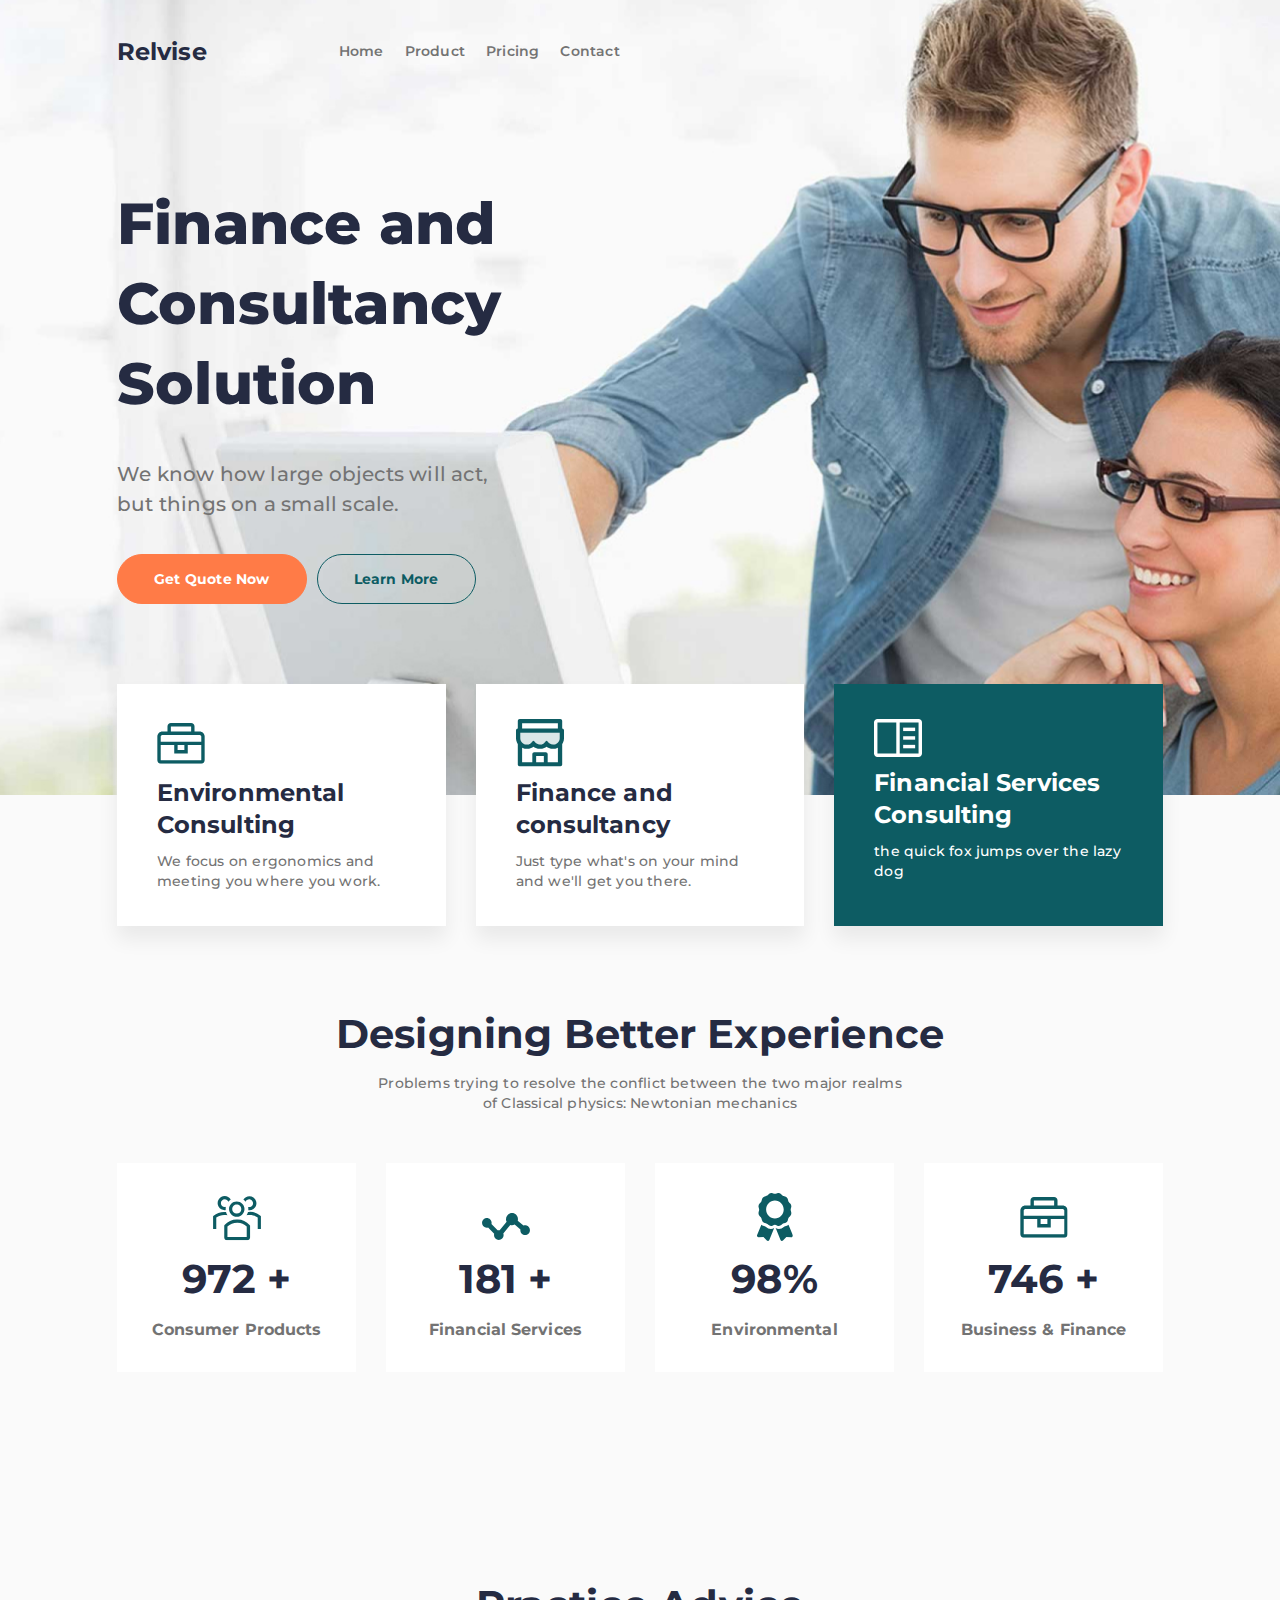
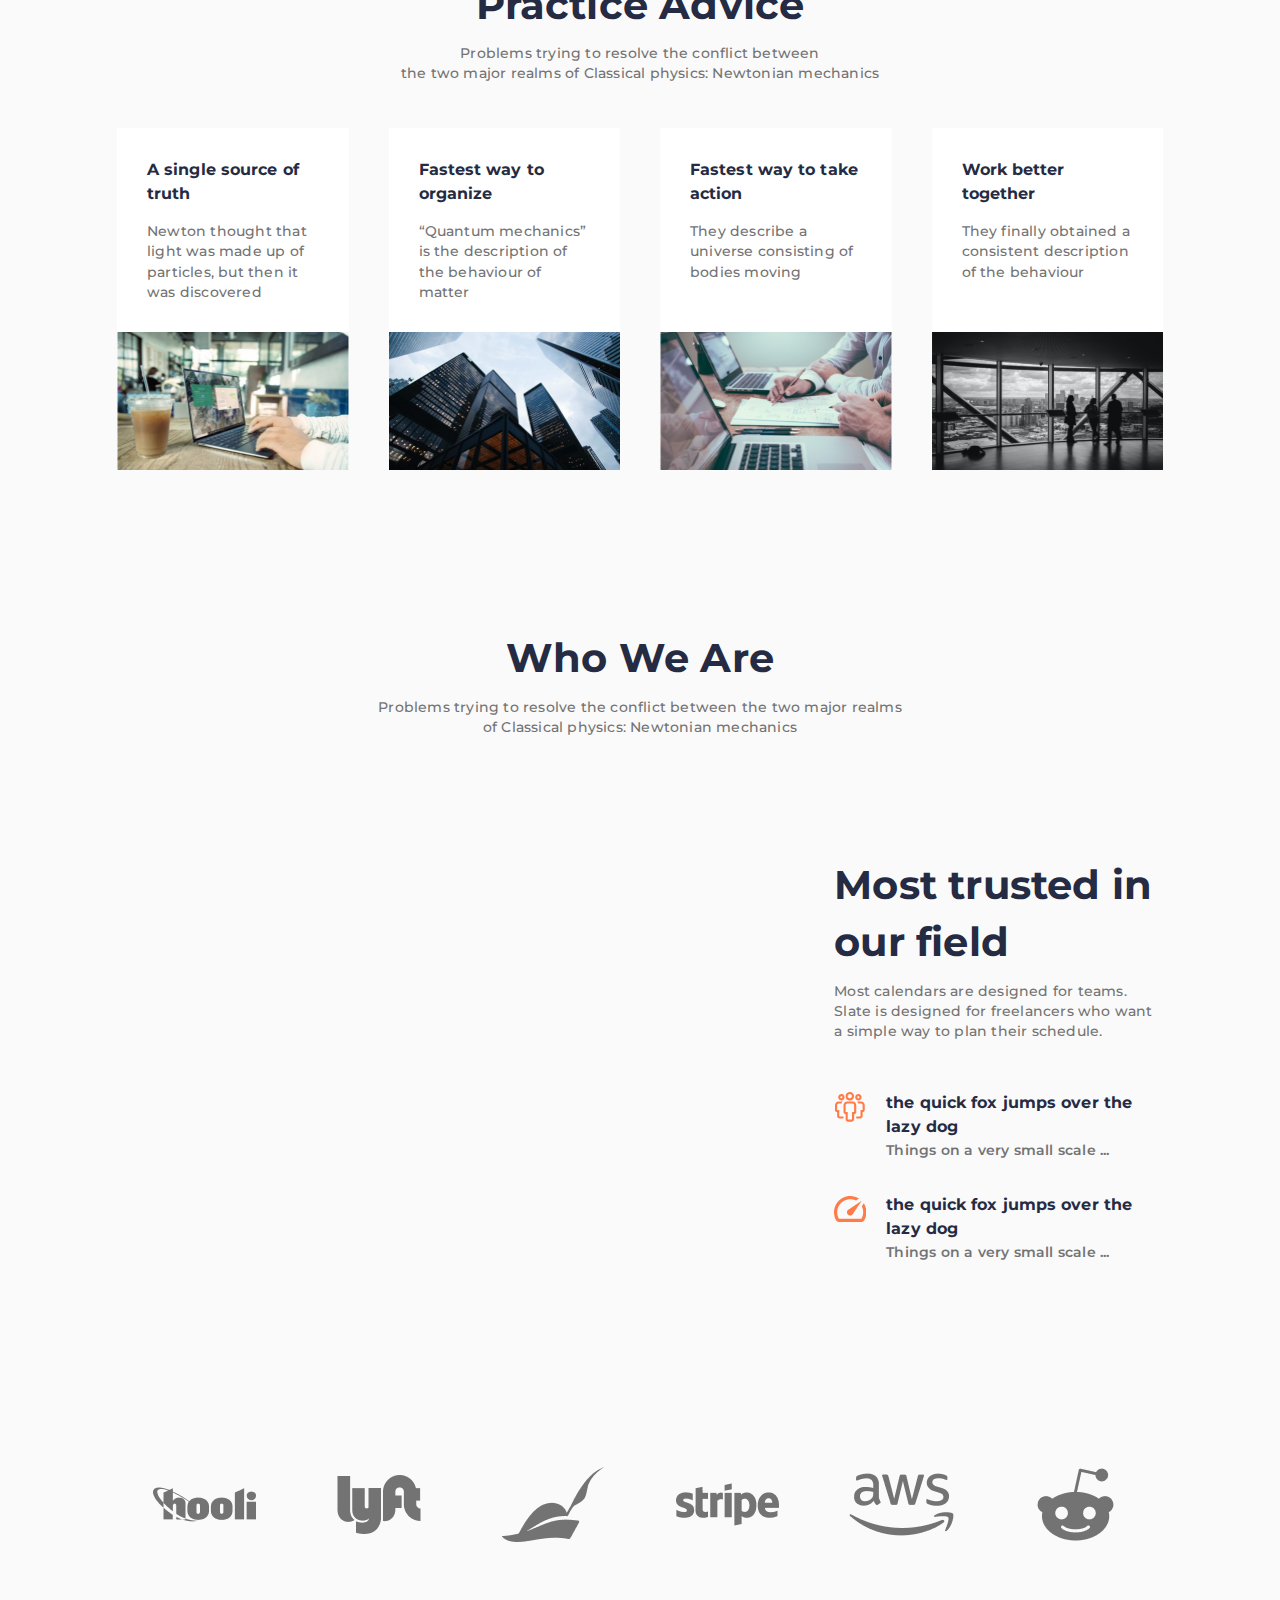
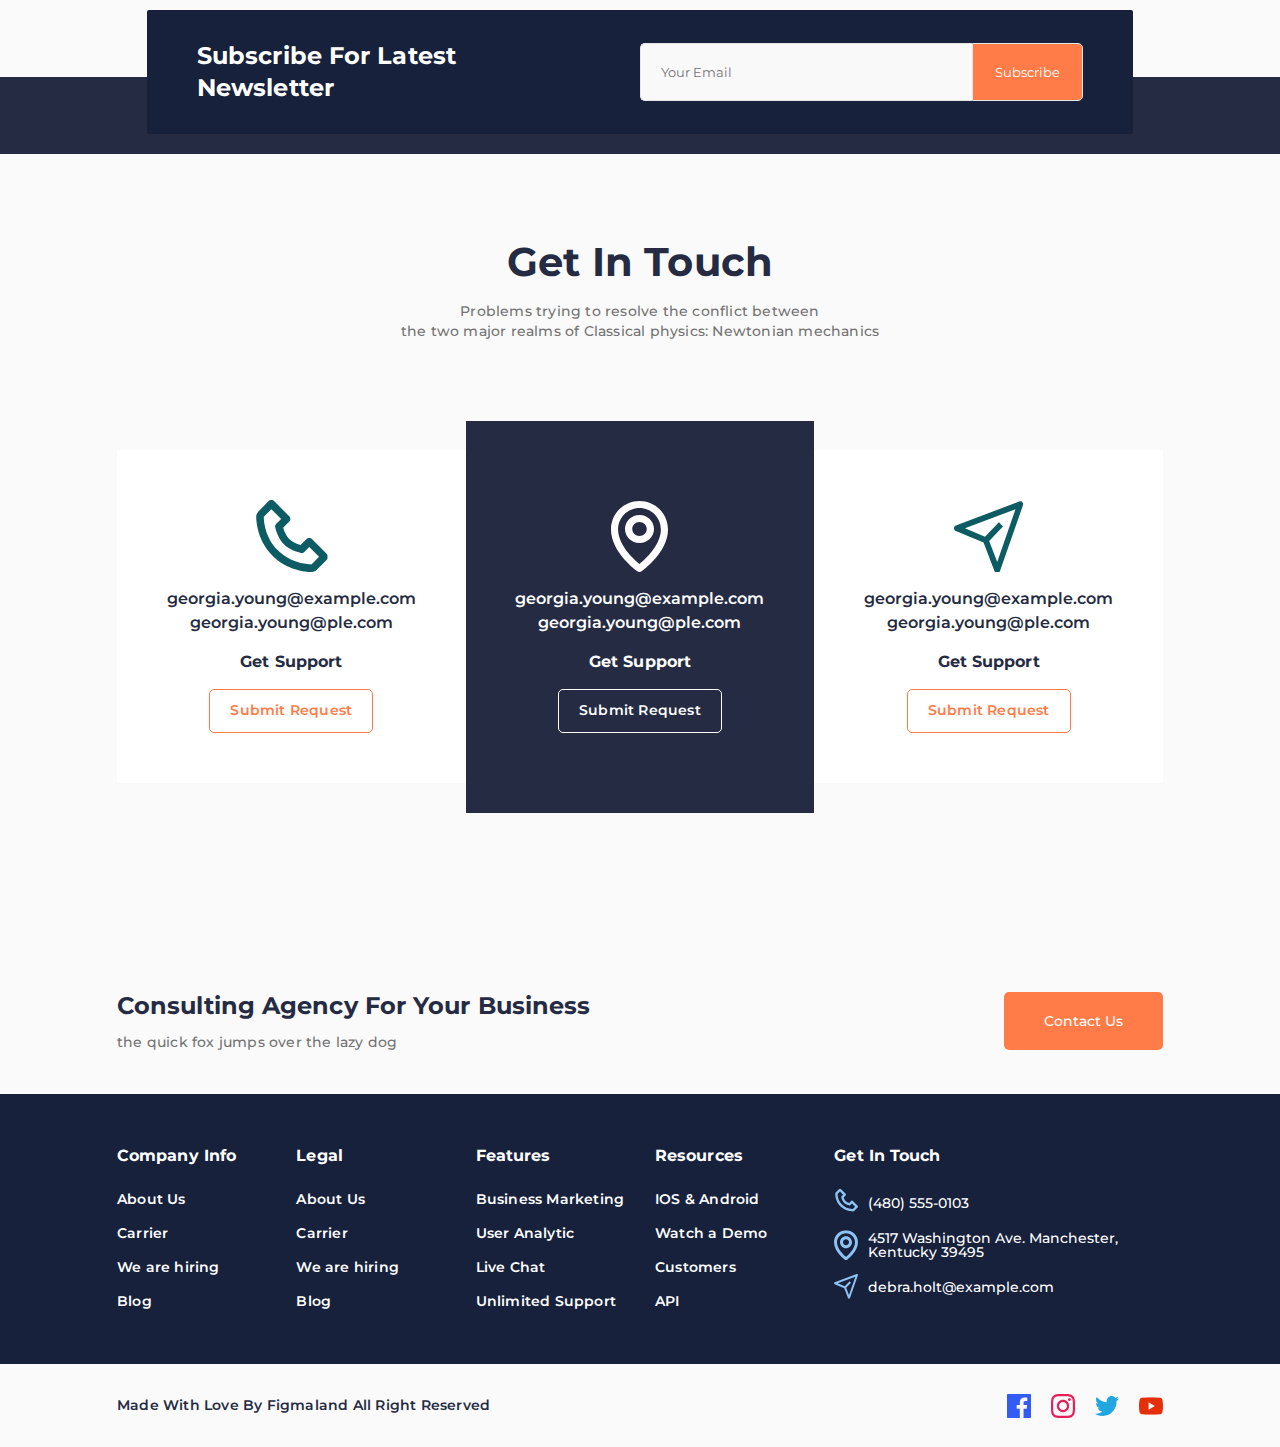
<file: index.html>
<!DOCTYPE html>
<html lang="en">

<head>
    <meta charset="UTF-8">
    <meta http-equiv="X-UA-Compatible" content="IE=edge">
    <meta name="viewport" content="width=device-width, initial-scale=1.0">
    <title>praktika</title>
    <link rel="stylesheet" href="./style.css">
</head>

<body>
    <div class="wraper">
        <header class="header">
            <div class="header__container _container">
                <a href="#" class="header__logo">Relvise</a>
                <nav class="header__menu menu">
                    <ul class="menu__list">
                        <li class="menu__item"><a href="" class="menu__link">Home</a></li>
                        <li class="menu__item"><a href="" class="menu__link">Product</a></li>
                        <li class="menu__item"><a href="" class="menu__link">Pricing</a></li>
                        <li class="menu__item"><a href="" class="menu__link">Contact</a></li>
                    </ul>
                </nav>
            </div>
        </header>
        <main class="page">
            <div class="page-pervactranica pervactranica">
                <div class="pervactranica__container _container">
                    <div class="pervactranica_body">
                        <h1 class="pervactranica__title">Finance and Consultancy Solution
                        </h1>
                        <div class="pervactranica__text">We know how large objects will act,
                            but things on a small scale.</div>
                        <div class="pervactranica__buttons">
                            <a href="" class="pervactranica__button pervactranica__button-yellov">Get Quote Now</a>
                            <a href="" class="pervactranica__button pervactranica-button-transparent">Learn More</a>

                        </div>
                    </div>
                </div>
                <div class="pervactranica__image _ibg">
                    <img src="./img/title/cover.jpg" alt="cror">
                </div>
            </div>
            <section class="page__services services">
                <div class="services__container _container">
                    <div class="services__body">
                        <div class="services__column">
                            <div class="services__item item-services">
                                <div class="item-services__icon">
                                    <img src="./img/services/01.svg" alt="">
                                </div>
                                <div class="item-services__title">Environmental
                                    Consulting</div>
                                <div class="item-services__text">We focus on ergonomics and
                                    meeting you where you work. </div>
                            </div>

                        </div>
                        <div class="services__column">
                            <div class="services__item item-services">
                                <div class="item-services__icon">
                                    <img src="./img/services/02.svg" alt="">
                                </div>
                                <div class="item-services__title">Finance and consultancy</div>
                                <div class="item-services__text">Just type what's on your mind and we'll get you there.
                                </div>
                            </div>

                        </div>
                        <div class="services__column">
                            <div class="services__item item-services item-services-green">
                                <div class="item-services__icon">
                                    <img src="./img/services/03.svg" alt="">
                                </div>
                                <div class="item-services__title">Financial Services
                                    Consulting</div>
                                <div class="item-services__text">the quick fox jumps over the
                                    lazy dog</div>
                            </div>

                        </div>
                    </div>
                </div>
            </section>
            <section class="page-experience experience">
                <div class="experience__container _container">
                    <div class="experience__heading heading-bloc">
                        <div class="experience__title _title">Designing Better Experience</div>
                        <div class="experience__text _text">Problems trying to resolve the conflict between the two
                            major realms<br>of Classical physics: Newtonian mechanics
                        </div>
                    </div>
                    <div class="experience__body">
                        <div class="experience__column">
                            <div class="experience__item item-experience">
                                <div class="item-experience__icon"><img src="./img/experience/01.svg" alt=""></div>
                                <div class="item-experience__rating">972 +</div>
                                <div class="item-experience__text">Consumer Products</div>
                            </div>
                        </div>
                        <div class="experience__column">
                            <div class="experience__item item-experience">
                                <div class="item-experience__icon"><img src="./img/experience/02.svg" alt=""></div>
                                <div class="item-experience__rating">181 +</div>
                                <div class="item-experience__text">Financial Services</div>
                            </div>
                        </div>
                        <div class="experience__column">
                            <div class="experience__item item-experience">
                                <div class="item-experience__icon"><img src="./img/experience/03.svg" alt=""></div>
                                <div class="item-experience__rating">98%</div>
                                <div class="item-experience__text">Environmental</div>
                            </div>
                        </div>
                        <div class="experience__column">
                            <div class="experience__item item-experience">
                                <div class="item-experience__icon"><img src="./img/experience/04.svg" alt=""></div>
                                <div class="item-experience__rating">746 +</div>
                                <div class="item-experience__text">Business & Finance</div>
                            </div>
                        </div>
                    </div>
                </div>
            </section>
            <section class="page__practice practice">
                <div class="practice____container _container">
                    <div class="practice__heading heading-bloc">
                        <div class="practice__title _title">Practice Advice</div>
                        <div class="practice__text _text">Problems trying to resolve the conflict between <br>
                            the two major realms of Classical physics: Newtonian mechanics
                        </div>
                    </div>
                    <div class="practice__body">
                        <div class="practice__column">
                            <div class="practice__item item-practice">
                                <div class="item-practice__content">
                                    <a href="" class="item-practice__link">
                                        <div class="item-practice__title">A single source
                                            of truth</div>
                                    </a>
                                    <div class="item-practice__text">Newton thought that
                                        light was made up of
                                        particles, but then it
                                        was discovered</div>
                                </div>
                                <a href="" class="item-practice__image _ibg">
                                    <img src="./img/practice/media1.png" alt="A single source
                                    of truth">
                                </a>
                            </div>
                        </div>
                        <div class="practice__column">
                            <div class="practice__item item-practice">
                                <div class="item-practice__content">
                                    <a href="" class="item-practice__link">
                                        <div class="item-practice__title">Fastest way to
                                            organize</div>
                                    </a>
                                    <div class="item-practice__text">“Quantum mechanics”
                                        is the description of the
                                        behaviour of matter</div>
                                </div>
                                <a href="" class="item-practice__image _ibg">
                                    <img src="./img/practice/media2.png" alt="A single source
                                    of truth">
                                </a>
                            </div>
                        </div>
                        <div class="practice__column">
                            <div class="practice__item item-practice">
                                <div class="item-practice__content">
                                    <a href="" class="item-practice__link">
                                        <div class="item-practice__title">Fastest way to
                                            take action</div>
                                    </a>
                                    <div class="item-practice__text">They describe a
                                        universe consisting of
                                        bodies moving</div>
                                </div>
                                <a href="" class="item-practice__image _ibg">
                                    <img src="./img/practice/media3.png" alt="A single source
                                    of truth">
                                </a>
                            </div>
                        </div>
                        <div class="practice__column">
                            <div class="practice__item item-practice">
                                <div class="item-practice__content">
                                    <a href="" class="item-practice__link">
                                        <div class="item-practice__title">Work better
                                            together</div>
                                    </a>
                                    <div class="item-practice__text">They finally obtained
                                        a consistent description
                                        of the behaviour </div>
                                </div>
                                <a href="" class="item-practice__image _ibg">
                                    <img src="./img/practice/media4.png" alt="A single source
                                    of truth">
                                </a>
                            </div>
                        </div>
                    </div>

                </div>
            </section>
            <section class="page__whoweare whoweare">
                <div class="whoweare__container _container">
                    <div class="whoweare__heading heading-bloc">
                        <div class="whoweare__title _title">Who We Are</div>
                        <div class="whoweare__text _text">Problems trying to resolve the conflict between the two major
                            realms<br>
                            of Classical physics: Newtonian mechanics
                        </div>
                    </div>
                    <div class="whoweare__body">
                        <div class="whoweare__video">

                            <iframe width="560" height="315" src="https://www.youtube.com/embed/UalTfOIDQ7M"
                                title="YouTube video player" frameborder="0"
                                allow="accelerometer; autoplay; clipboard-write; encrypted-media; gyroscope; picture-in-picture; web-share"
                                allowfullscreen></iframe>

                        </div>
                        <div class="whoweare__content">
                            <div class="whoweare__top">
                                <div class="whoweare__title _title">Most trusted in
                                    our field</div>
                                <div class="whoweare__text _text">Most calendars are designed for teams. Slate
                                    is designed for freelancers who want a
                                    simple way to plan their schedule.</div>
                            </div>
                            <div class="whoweare__items">
                                <div class="whoweare__item item-whoweare">
                                    <div class="item-whoweare__icon">
                                        <img src="./img/whoweare/icon1.svg" alt="quick fox">
                                    </div>
                                    <div class="item-whoweare__body">
                                        <div class="item-whoweare__title">the quick fox jumps over the lazy
                                            dog</div>
                                        <div class="item-whoweare__text">Things on a very small scale ...</div>
                                    </div>
                                </div>
                            </div>
                            <div class="whoweare__items">
                                <div class="whoweare__item item-whoweare">
                                    <div class="item-whoweare__icon">
                                        <img src="./img/whoweare/icon2.svg" alt="quick fox">
                                    </div>
                                    <div class="item-whoweare__body">
                                        <div class="item-whoweare__title">the quick fox jumps over the lazy
                                            dog</div>
                                        <div class="item-whoweare__text">Things on a very small scale ...</div>
                                    </div>
                                </div>
                            </div>
                        </div>
                    </div>
                </div>
            </section>
            <div class="page__clients clients">
                <div class="clients__container _container">
                    <div class="clients__items">
                        <div class="clients__item">
                            <img src="./img/clients/fa1.png" alt="">
                        </div>
                        <div class="clients__item">
                            <img src="./img/clients/fa2.png" alt="">
                        </div>
                        <div class="clients__item">
                            <img src="./img/clients/fa3.png" alt="">
                        </div>
                        <div class="clients__item">
                            <img src="./img/clients/fa4.png" alt="">
                        </div>
                        <div class="clients__item">
                            <img src="./img/clients/fa5.png" alt="">
                        </div>
                        <div class="clients__item">
                            <img src="./img/clients/fa6.png" alt="">
                        </div>
                    </div>
                </div>
            </div>
            <section class="page__subscribe subscribe">
                <div class="subscribe__container _container">
                    <div class="subscribe__body">
                        <div class="subscribe__title">Subscribe For Latest
                            Newsletter</div>
                        <form action="#" class="subscribe_form">
                            <input type="email" required placeholder="Your Email" class="subscribe__input">
                            <button class="subscribe__button">Subscribe</button>
                        </form>
                    </div>
                </div>
            </section>
            <section class="page__getintouch getintouch">
                <div class="getintouch__container _container">
                    <div class="getintouch__heading heading-bloc">
                        <div class="getintouch__title _title">Get In Touch</div>
                        <div class="getintouch__text _text">Problems trying to resolve the conflict between <br>
                            the two major realms of Classical physics: Newtonian mechanics
                        </div>
                    </div>
                    <div class="getintouch__items">
                        <div class="getintouch__item item-getintouch">
                            <div class="item-getintouch__icon">
                                <img src="./img/getintouch/icn1.svg" alt="icn">
                            </div>
                            <div class="item-getintouch__emails">
                                <a href="mailty:georgia.young@example.com"
                                    class="item-getintouch__email">georgia.young@example.com</a>
                                <a href="mailty:georgia.young@ple.com"
                                    class="item-getintouch__email">georgia.young@ple.com</a>
                            </div>
                            <div class="item-getintouch__label">Get Support</div>
                            <a href="" class="item-getintouch__button">Submit Request</a>
                        </div>
                        <div class="getintouch__item item-getintouch item-getintouch_active">
                            <div class="item-getintouch__icon">
                                <img src="./img/getintouch/icn2.svg" alt="icn">
                            </div>
                            <div class="item-getintouch__emails">
                                <a href="mailty:georgia.young@example.com"
                                    class="item-getintouch__email">georgia.young@example.com</a>
                                <a href="mailty:georgia.young@ple.com"
                                    class="item-getintouch__email">georgia.young@ple.com</a>
                            </div>
                            <div class="item-getintouch__label">Get Support</div>
                            <a href="" class="item-getintouch__button">Submit Request</a>
                        </div>
                        <div class="getintouch__item item-getintouch">
                            <div class="item-getintouch__icon">
                                <img src="./img/getintouch/icn3.svg" alt="icn">
                            </div>
                            <div class="item-getintouch__emails">
                                <a href="mailty:georgia.young@example.com"
                                    class="item-getintouch__email">georgia.young@example.com</a>
                                <a href="mailty:georgia.young@ple.com"
                                    class="item-getintouch__email">georgia.young@ple.com</a>
                            </div>
                            <div class="item-getintouch__label">Get Support</div>
                            <a href="" class="item-getintouch__button">Submit Request</a>
                        </div>
                    </div>
                </div>
            </section>
            <section class="page__contact contact">
                <div class="contact__container _container">
                    <div class="contact__body">
                        <div class="contact__content">
                            <div class="contact__title _title">Consulting Agency For Your Business</div>
                            <div class="contact__text _text">the quick fox jumps over the lazy dog</div>
                        </div>
                        <a href="" class="contact__button">Contact Us</a>
                    </div>
                </div>
            </section>

        </main>


        <footer class="footer">
            <div class="footer__top">
                <div class="footer__main _container">
                    <div class="footer__row">


                        <div class="footer__column">
                            <div class="footer__label">Company Info</div>
                            <nav class="footer__menu menu-footer">
                                <ul class="menu-footer__list">
                                    <li class="menu-footer__item">
                                        <a href="" class="menu-footer__link">About Us</a>
                                    </li>
                                    <li class="menu-footer__item">
                                        <a href="" class="menu-footer__link">Carrier</a>
                                    </li>
                                    <li class="menu-footer__item">
                                        <a href="" class="menu-footer__link">We are hiring</a>
                                    </li>
                                    <li class="menu-footer__item">
                                        <a href="" class="menu-footer__link">Blog</a>
                                    </li>
                                </ul>
                            </nav>
                        </div>
                        <div class="footer__column">
                            <div class="footer__label">Legal</div>
                            <nav class="footer__menu menu-footer">
                                <ul class="menu-footer__list">
                                    <li class="menu-footer__item">
                                        <a href="" class="menu-footer__link">About Us</a>
                                    </li>
                                    <li class="menu-footer__item">
                                        <a href="" class="menu-footer__link">Carrier</a>
                                    </li>
                                    <li class="menu-footer__item">
                                        <a href="" class="menu-footer__link">We are hiring</a>
                                    </li>
                                    <li class="menu-footer__item">
                                        <a href="" class="menu-footer__link">Blog</a>
                                    </li>
                                </ul>
                            </nav>
                        </div>
                        <div class="footer__column">
                            <div class="footer__label">Features</div>
                            <nav class="footer__menu menu-footer">
                                <ul class="menu-footer__list">
                                    <li class="menu-footer__item">
                                        <a href="" class="menu-footer__link">Business Marketing</a>
                                    </li>
                                    <li class="menu-footer__item">
                                        <a href="" class="menu-footer__link">User Analytic</a>
                                    </li>
                                    <li class="menu-footer__item">
                                        <a href="" class="menu-footer__link">Live Chat</a>
                                    </li>
                                    <li class="menu-footer__item">
                                        <a href="" class="menu-footer__link">Unlimited Support</a>
                                    </li>
                                </ul>
                            </nav>
                        </div>
                        <div class="footer__column">
                            <div class="footer__label">Resources</div>
                            <nav class="footer__menu menu-footer">
                                <ul class="menu-footer__list">
                                    <li class="menu-footer__item">
                                        <a href="" class="menu-footer__link">IOS & Android</a>
                                    </li>
                                    <li class="menu-footer__item">
                                        <a href="" class="menu-footer__link">Watch a Demo</a>
                                    </li>
                                    <li class="menu-footer__item">
                                        <a href="" class="menu-footer__link">Customers</a>
                                    </li>
                                    <li class="menu-footer__item">
                                        <a href="" class="menu-footer__link">API</a>
                                    </li>
                                </ul>
                            </nav>
                        </div>
                        <div class="footer__column">
                            <div class="footer__label">Get In Touch</div>
                            <div class="footer__contacts contacts-footer">
                                <a href="tel:4805550103" class="contacts-footer__item contacts-footer__item_phone">(480)
                                    555-0103</a>
                                <a href="" class="contacts-footer__item contacts-footer__item_map">4517 Washington Ave.
                                    Manchester, Kentucky 39495
                                </a>
                                <a href="mailto:debra.holt@example.com"
                                    class="contacts-footer__item contacts-footer__item_email">debra.holt@example.com
                                </a>
                            </div>
                        </div>
                    </div>
                </div>
            </div>
            <div class="footer__bottom">
                <div class="footer__container _container">
                    <div class="footer__copy">Made With Love By Figmaland All Right Reserved</div>
                    <div class="footer__social social">
                        <a href="" class="social__item">
                            <img src="./img/footer/icn4.svg" alt="social">
                        </a>
                        <a href="" class="social__item">
                            <img src="./img/footer/icn5.svg" alt="social">
                        </a>
                        <a href="" class="social__item">
                            <img src="./img/footer/icn6.svg" alt="social">
                        </a>
                        <a href="" class="social__item">
                            <img src="./img/footer/icn7.svg" alt="social">
                        </a>
                    </div>

                </div>
            </div>

        </footer>

    </div>
</body>

</html>
</file>
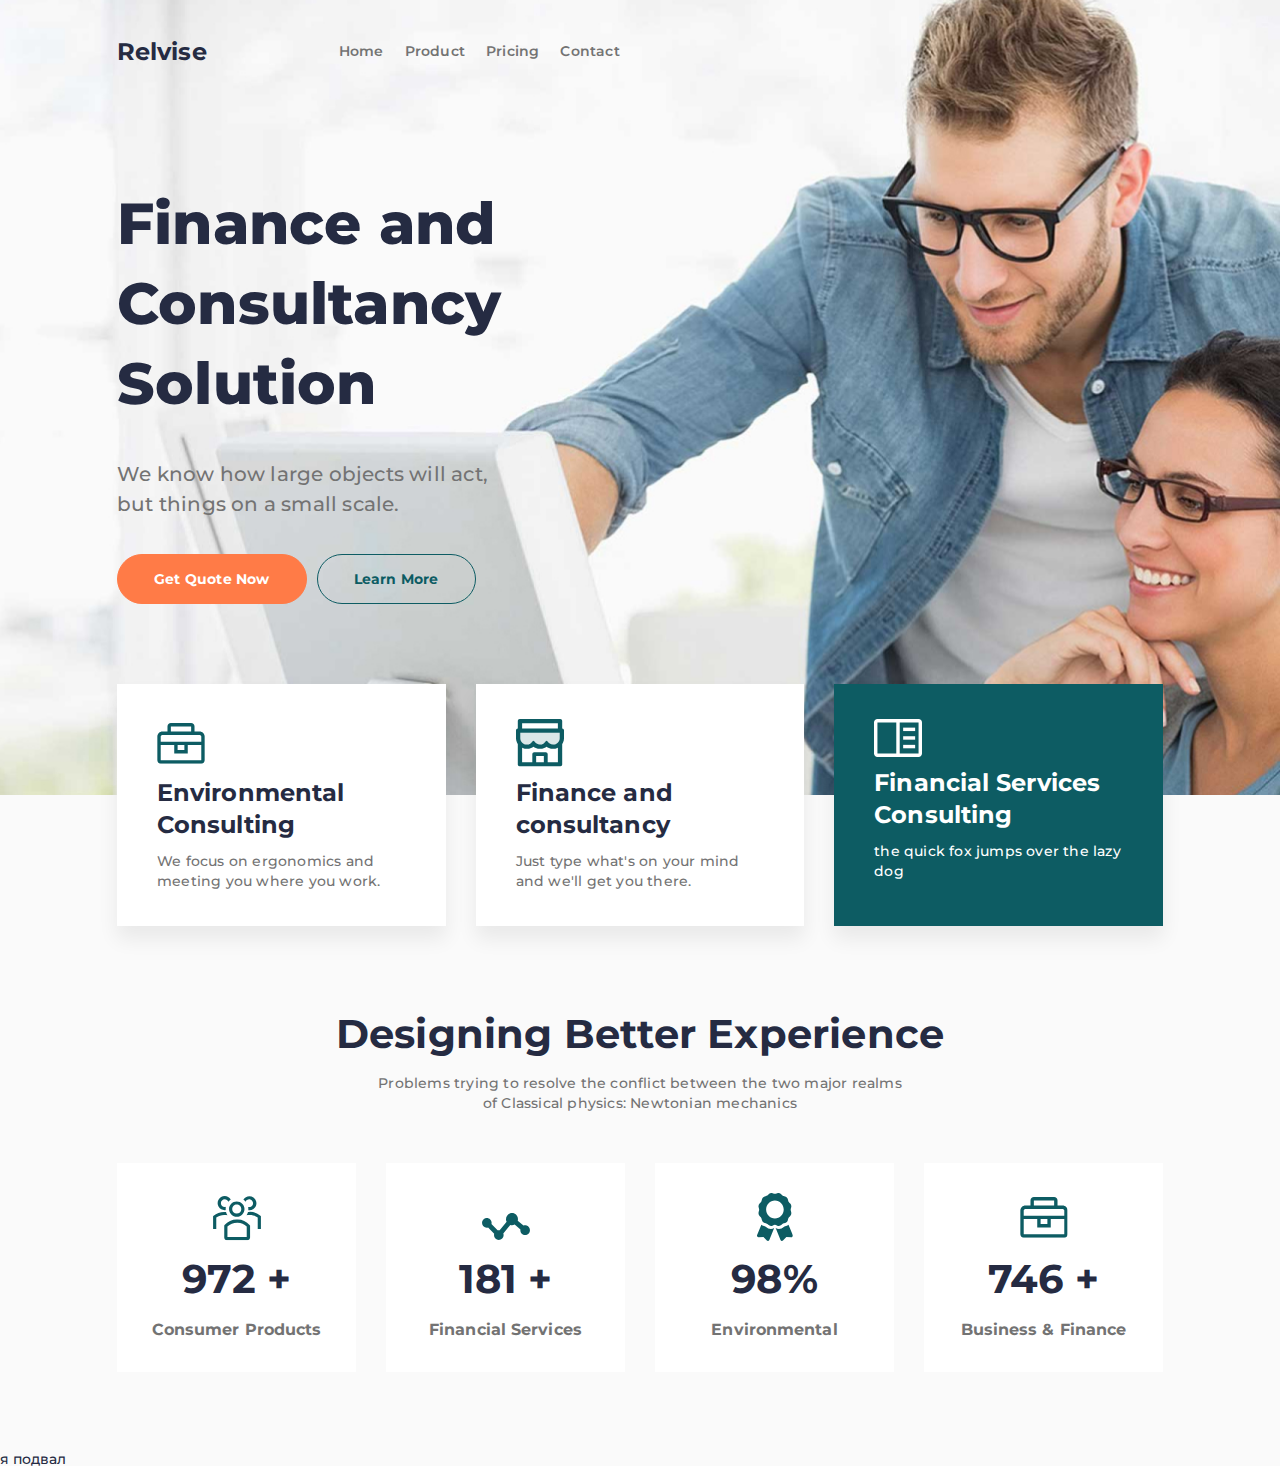
<file: indec.html>
<!DOCTYPE html>
<html lang="en">

<head>
    <meta charset="UTF-8">
    <meta http-equiv="X-UA-Compatible" content="IE=edge">
    <meta name="viewport" content="width=device-width, initial-scale=1.0">
    <title>praktika</title>
    <link rel="stylesheet" href="./style.css">
</head>

<body>
    <div class="wraper">
        <header class="header">
            <div class="header__container _container">
                <a href="#" class="header__logo">Relvise</a>
                <nav class="header__menu menu">
                    <ul class="menu__list">
                        <li class="menu__item"><a href="" class="menu__link">Home</a></li>
                        <li class="menu__item"><a href="" class="menu__link">Product</a></li>
                        <li class="menu__item"><a href="" class="menu__link">Pricing</a></li>
                        <li class="menu__item"><a href="" class="menu__link">Contact</a></li>
                    </ul>
                </nav>
            </div>
        </header>
        <main class="page">
            <div class="page-pervactranica pervactranica">
                <div class="pervactranica__container _container">
                    <div class="pervactranica_body">
                        <h1 class="pervactranica__title">Finance and Consultancy Solution
                        </h1>
                        <div class="pervactranica__text">We know how large objects will act,
                            but things on a small scale.</div>
                        <div class="pervactranica__buttons">
                            <a href="" class="pervactranica__button pervactranica__button-yellov">Get Quote Now</a>
                            <a href="" class="pervactranica__button pervactranica-button-transparent">Learn More</a>

                        </div>
                    </div>
                </div>
                <div class="pervactranica__image _ibg">
                    <img src="./img/title/cover.jpg" alt="cror">
                </div>
            </div>
            <section class="page__services services">
                <div class="services__container _container">
                    <div class="services__body">
                        <div class="services__column">
                            <div class="services__item item-services">
                                <div class="item-services__icon">
                                    <img src="./img/services/01.svg" alt="">
                                </div>
                                <div class="item-services__title">Environmental
                                    Consulting</div>
                                <div class="item-services__text">We focus on ergonomics and
                                    meeting you where you work. </div>
                            </div>

                        </div>
                        <div class="services__column">
                            <div class="services__item item-services">
                                <div class="item-services__icon">
                                    <img src="./img/services/02.svg" alt="">
                                </div>
                                <div class="item-services__title">Finance and consultancy</div>
                                <div class="item-services__text">Just type what's on your mind and we'll get you there.
                                </div>
                            </div>

                        </div>
                        <div class="services__column">
                            <div class="services__item item-services item-services-green">
                                <div class="item-services__icon">
                                    <img src="./img/services/03.svg" alt="">
                                </div>
                                <div class="item-services__title">Financial Services
                                    Consulting</div>
                                <div class="item-services__text">the quick fox jumps over the
                                    lazy dog</div>
                            </div>

                        </div>
                    </div>
                </div>
            </section>
            <section class="page-experience experience">
                <div class="experience__container _container">
                    <div class="experience__heading heading-bloc">
                        <div class="experience__title _title">Designing Better Experience</div>
                        <div class="experience__text _text">Problems trying to resolve the conflict between the two
                            major realms<br>of Classical physics: Newtonian mechanics
                        </div>
                    </div>
                    <div class="experience__body">
                        <div class="experience__column">
                            <div class="experience__item item-experience">
                                <div class="item-experience__icon"><img src="./img/experience/01.svg" alt=""></div>
                                <div class="item-experience__rating">972 +</div>
                                <div class="item-experience__text">Consumer Products</div>
                            </div>
                        </div>
                        <div class="experience__column">
                            <div class="experience__item item-experience">
                                <div class="item-experience__icon"><img src="./img/experience/02.svg" alt=""></div>
                                <div class="item-experience__rating">181 +</div>
                                <div class="item-experience__text">Financial Services</div>
                            </div>
                        </div>
                        <div class="experience__column">
                            <div class="experience__item item-experience">
                                <div class="item-experience__icon"><img src="./img/experience/03.svg" alt=""></div>
                                <div class="item-experience__rating">98%</div>
                                <div class="item-experience__text">Environmental</div>
                            </div>
                        </div>
                        <div class="experience__column">
                            <div class="experience__item item-experience">
                                <div class="item-experience__icon"><img src="./img/experience/04.svg" alt=""></div>
                                <div class="item-experience__rating">746 +</div>
                                <div class="item-experience__text">Business & Finance</div>
                            </div>
                        </div>
                    </div>
                </div>
            </section>
        </main>


        <footer class="footer"> я подвал</footer>

    </div>
</body>

</html>
</file>
<file: style.css>
@import url('https://fonts.googleapis.com/css2?family=Lato:wght@300;400;700&family=Montserrat:wght@400;500;600;700;800&display=swap');


/*Обнуление*/
* {
    padding: 0;
    margin: 0;
    border: 0;
}

*,
*:before,
*:after {
    -moz-box-sizing: border-box;
    -webkit-box-sizing: border-box;
    box-sizing: border-box;
}

:focus,
:active {
    outline: none;
}

a:focus,
a:active {
    outline: none;
}

nav,
footer,
header,
aside {
    display: block;
}

html,
body {
    height: 100%;
    width: 100%;
    font-size: 100%;
    line-height: 1;
    font-size: 14px;
    -ms-text-size-adjust: 100%;
    -moz-text-size-adjust: 100%;
    -webkit-text-size-adjust: 100%;
}

input,
button,
textarea {
    font-family: inherit;
}

input::-ms-clear {
    display: none;
}

button {
    cursor: pointer;
}

button::-moz-focus-inner {
    padding: 0;
    border: 0;
}

a,
a:visited {
    text-decoration: none;
}

a:hover {
    text-decoration: none;
}

ul li {
    list-style: none;
}

img {
    vertical-align: top;
}

h1,
h2,
h3,
h4,
h5,
h6 {
    font-size: inherit;
    font-weight: 400;
}

/*--------------------*/
body {
    font-family: Montserrat;
    color: #252B42;
    font-size: 14px;
    font-weight: 500;
    background-color: #FAFAFA;

}

.wraper {

    min-height: 100%;

    overflow: hidden;
    display: flex;
    flex-direction: column;
}

._container {
    margin: 0 auto;

    max-width: 1046px;
    padding: 0 15px;
    box-sizing: content-box;

}

._ibg {
    position: relative;
}


._ibg img {

    width: 100%;
    height: 100%;
    position: absolute;
    top: 0;
    left: 0;

    object-fit: cover;
}

/*----шапка---------------------------------------------------------*/
.header {
    position: absolute;
    width: 100%;
    top: 0px;
    left: 0px;
    z-index: 50;
}

.header__container {
    min-height: 104px;
    display: flex;
    align-items: center;

}

@media(max-width: 479px) {
    .header__container {
        min-height: 70px;
    }
}


.header__logo {
    margin: 0 132px 0 0;


    font-weight: 700;
    font-size: 24px;
    line-height: 32px;
    letter-spacing: 0.1px;
    color: #252B42;
}

@media(max-width: 992px) {
    .header__logo {
        margin: 0 80px 0 0;
    }
}

@media(max-width: 767px) {
    .header__logo {
        margin: 0 40px 0 0;
    }
}

@media(max-width: 479px) {
    .header__logo {
        margin: 0 20px 0 0;
    }
}

.header__menu {}

.menu {
    padding: 5px 0;
}

.menu__list {
    display: flex;
    flex-wrap: wrap;
}

.menu__item {}

.menu__item:not(:last-child) {
    margin: 0 21px 0 0;
}

.menu__link {
    font-weight: 600;
    line-height: 171%;
    /* identical to box height, or 171% */
    letter-spacing: 0.2px;
    /* second-text-color */
    color: #737373;
    transition-duration: 0.5s;
}


.menu__link:hover {
    text-decoration: underline;

}

@media(max-width: 479px) {
    .menu__link {
        font-size: 18px;
    }
}

/*-----page------------------------------*/

.page {
    flex: 1 1 auto;
}

.page-pervactranica {}

.pervactranica {
    position: relative;

}

.pervactranica__container {}

.pervactranica_body {
    padding: 184px 0 191px 0;
    position: relative;
    z-index: 2;
    max-width: 400px;
}

@media (max-width:992px) {
    .pervactranica_body {
        padding: 120px 0 191px 0;
    }
}


.pervactranica_body>*:not(:last-child) {

    margin: 0 0 35px 0;
}

.pervactranica__title {

    font-weight: 800;
    font-size: 58px;
    line-height: 138%;
    /* or 138% */

    letter-spacing: 0.2px;

    /* text-color */

    color: #252B42;
}


@media (max-width:479px) {
    .pervactranica__title {
        font-size: 42px;
    }
}


.pervactranica__text {
    font-weight: 500;
    font-size: 20px;
    line-height: 150%;
    /* or 150% */

    letter-spacing: 0.2px;

    /* second-text-color */

    color: #737373;
}

.pervactranica__buttons {
    display: flex;
    flex-wrap: wrap;
    margin: 10px 0;
    font-weight: 700;
    font-size: 14px;
    line-height: 200%;
    /* identical to box height, or 200% */
    letter-spacing: 0.2px;
    margin: -10px 0;
}


.pervactranica__button {
    margin: 10px 0;
    text-align: center;
    padding: 10px 36px;
    color: #FFFFFF;

    border-radius: 37px;
}




@media (min-width:479px) {

    .pervactranica__button:not(:last-child) {
        margin-right: 10px;
    }
}

@media (max-width:479px) {
    .pervactranica__button {
        flex: 100%;
    }
}

.pervactranica__button-yellov {
    background-color: #FF7B47;
    /* box-shadow: 0 5px 0px #FFB79A; */
    transition-duration: 0.5s;
    border: 1px solid #FF7B47;

}

.pervactranica__button-yellov:hover {
    /* top: 2px;
    position: relative;
    background-color: #A64017;
    box-shadow: 0 3px 0px #FFB79A; */
    background-color: #ffffff;
    color: #FF7B47;
}


.pervactranica-button-transparent {
    color: #0D5C63;
    border: 1px solid #0D5C63;
    transition-duration: 0.5s;

}

.pervactranica-button-transparent:hover {
    color: #ffffff;
    background-color: #0D5C63;
}

.pervactranica__image {
    position: absolute;
    top: 0;
    left: 0;
    width: 100%;
    height: 100%;
}


@media (max-width:1300px) {
    .pervactranica__image img {
        object-position: right;
    }
}

@media (max-width:992px) {
    .pervactranica__image {
        opacity: 0.5;
    }
}

/*-----services------------------------------*/

.page__services {
    position: relative;
    z-index: 2;
    margin: -111px 0 0 0;
}

.services {}

.services__container {}

.services__body {}

@media (min-width:670px) {

    .services__body {
        display: flex;
        flex-wrap: wrap;
        margin: 0 -15px;

    }
}

.services__column {

    flex: 0 1 33.33%;

}

@media (min-width:670px) {

    .services__column {
        padding: 0 15px;

    }

}

@media (max-width:992px) {
    .services__column {
        flex: 0 1 50%;

    }

    .services__column:last-child {
        flex: 1 1 100%;

    }

    .services__column:not(:last-child) {
        margin: 0 0 30px 0;
    }
}

@media (max-width:670px) {
    .services__column {
        flex: 0 1 100%;

    }
}

.services__item {
    height: 100%;
    box-shadow: 0px 13px 19px rgba(0, 0, 0, 0.07);
    padding: 35px 40px;

    background: #fff;
}

@media (max-width:479px) {
    .services__item {
        padding: 25px 30px;
    }
}

.services__item>*:not(:last-child) {

    margin: 0 0 10px 0;
}

.item-services-green {
    background-color: #0D5C63;

}

.item-services-green .item-services__title {
    color: #fff;
}

.item-services-green .item-services__text {
    color: #fff;
}

.item-services {}

.item-services__icon {}

.item-services__title {
    font-weight: 700;
    font-size: 24px;
    line-height: 133%;
    /* or 133% */

    letter-spacing: 0.1px;

    /* text-color */

    color: #252B42;
}



.item-services__text {
    font-weight: 500;
    font-size: 14px;
    line-height: 143%;
    /* or 143% */

    letter-spacing: 0.2px;

    /* second-text-color */

    color: #737373;
}


/*-----experience------------------------------*/

.page-experience {}

@media (max-width:992px) {
    .experience {
        padding: 50px 0;
    }
}

@media (max-width:767px) {
    .experience {
        padding: 30px 0;
    }
}

.experience {
    padding: 80px 0;
}

.experience__container {}


.experience__heading {
    margin: 0 0 50px 0;
}

@media (max-width:767px) {
    .experience__heading {
        margin: 0 0 25px 0;
    }
}

.heading-bloc {
    text-align: center;
}

.heading-bloc>*:not(:last-child) {
    margin: 0 0 10px 0;
}

.experience__title {}

._title {


    font-weight: 700;
    font-size: 40px;
    line-height: 142%;
    /* identical to box height, or 142% */

    letter-spacing: 0.2px;

    /* text-color */

    color: #252B42;
}

@media (max-width:992px) {
    ._title {
        font-size: 35px;
    }
}

@media (max-width:767px) {
    ._title {
        font-size: 30px;
    }
}


.experience__text {}

._text {
    font-weight: 500;
    font-size: 14px;
    line-height: 143%;
    /* or 143% */

    letter-spacing: 0.2px;

    /* second-text-color */

    color: #737373;
}

.experience__body {
    display: flex;
    flex-wrap: wrap;
    margin: 0 -15px -30px;

}

.experience__column {
    margin: 0 0 30px 0;
    flex: 0 1 25%;


    padding: 0 15px;

}

@media (max-width:1040px) {
    .experience__column {
        flex: 0 1 50%;
    }
}

@media (max-width:560px) {
    .experience__column {
        flex: 0 1 100%;
    }
}

.experience__item {
    background-color: #fff;
    height: 100%;
    text-align: center;

    padding: 30px;
}

.item-experience {}

.item-experience>*:not(:last-child) {
    margin: 0 0 10px 0;
}

.item-experience__icon {
    height: 48px;
    display: flex;
    align-items: flex-end;
    justify-content: center;
}

.item-experience__rating {
    font-weight: 700;
    font-size: 40px;
    line-height: 142%;
    /* identical to box height, or 142% */

    letter-spacing: 0.2px;

    /* text-color */

    color: #252B42;
}

.item-experience__text {
    font-weight: 700;
    font-size: 16px;
    line-height: 150%;
    /* identical to box height, or 150% */

    text-align: center;
    letter-spacing: 0.1px;

    /* second-text-color */
    /*white-space: nowrap;*/
    color: #737373;

}

/*--------page__practice---------------------------------------*/

.page__practice {
    
}

.practice {
    padding: 125px 0 80px 0;
}
@media (max-width:993px) {
    .practice {
        padding: 40px 0 80px 0;
    }
}
@media (max-width:767) {
    .practice {
        padding: 0px 0 40px 0;
    }
}
.practice____container {}


.practice__heading {
    margin: 0 0 45px 0;
}
@media (max-width:767) {
    .practice__heading {
        margin: 0 0 25px 0;
    }
}
.practice__body {
    margin: 0 -20px -30px;
    display: flex;
    flex-wrap: wrap;
}

.practice__column {
    padding: 0 20px;
    margin-bottom: 30px;
    
    flex: 0 1 25%;
}
@media (max-width:1040px) {
    .practice__column {
        flex: 0 1 50%;
    }
}
@media (max-width:630px) {
    .practice__column {
        flex: 0 1 100%;
    }
}

.practice__item {
    
}

.item-practice {
    background-color: #fff;
    display: flex;
    flex-direction: column;
    height: 100%;
}

.item-practice__content{
    flex: 1 1 auto;
    padding: 30px;
}

.item-practice__link {
    color: #252B42;
    display: inline-block;
}
.item-practice__link:hover {
    text-decoration: underline;
    
}


.item-practice__link:not(:last-child) {
    margin-bottom: 15px;
}

.item-practice__title {
    font-family: 'Montserrat';
font-style: normal;
font-weight: 700;
font-size: 16px;
line-height: 150%;
/* or 150% */
letter-spacing: 0.1px;


}

.item-practice__text {
    font-family: 'Montserrat';
    font-style: normal;
    font-weight: 500;
    font-size: 14px;
    line-height: 143%;
    /* or 143% */
    
    letter-spacing: 0.2px;
    
    /* second-text-color */
    
    color: #737373;}

.item-practice__image {
    display: block;
    padding: 0 0 60% 0;
}




/*-----page__whoweare ------------------------------------------*/

.page__whoweare {}

.whoweare {
    padding: 80px 0 130px 0;
}

.whoweare__container{}

.whoweare__top:not(:last-child){
    margin: 0 0 50px 0;
}

.whoweare__heading {
    margin: 0 0 100px 0;
}


.whoweare__title {}



.whoweare__title:not(:last-child) {
    margin: 0 0 10px 0;
}

.whoweare__text {}

/* .whoweare__text:not(:last-child) {
    margin: 0 0 50px 0;
} */

.whoweare__body {
    display: flex;
    align-items: flex-start;
}

.whoweare__video {
    flex: 0 0 57%;
    position: relative;
    padding: 0 0 42.25% 0;
}

.whoweare__video iframe{
    position: absolute;
    width: 100%;
    height: 100%;
    top: 0;
    left: 0;
object-fit: cover;
}

.whoweare__content{
    flex: 1 1 auto;
    padding: 20px 0 0 121px;
}
@media (max-width:1080px) {
    .whoweare__content{
        
        padding: 0 0 0 50px;
    }
}
@media (max-width:992px) {
    .whoweare__content{
        
        padding: 0 0 0 0px;
    }
}
@media (max-width:950px) {
    .whoweare__content{
        padding: 0 0 0 0px;
    }
    .whoweare__video{
        padding: 0 0 56.25% 0;
    }
    .whoweare__video:not(:last-child){
        margin: 50px 0 0 0px;
    }
    .whoweare__body {
        flex-direction:column-reverse ;
        align-items: stretch;
        
    }
    .whoweare__title {
        font-size: 24px;
    }
    .whoweare__heading {
        margin: 0 0 30px 0;
    }
    .whoweare {
        padding: 50px 0 50px 0;
    }
}
@media (max-width:767px) {
    .whoweare {
        padding: 20px 0 50px 0;
    }
    .whoweare__video:not(:last-child){
        margin: 30px 0 0 0px;
    }
    .whoweare__top:not(:last-child){
        margin: 0 0 30px 0;
    }
}

.whoweare__items {
   
}

.whoweare__items:not(:last-child) {
    margin: 0 0 30px 0;
}
.whoweare__item {}


.item-whoweare {
    display: flex;
}

.item-whoweare__icon {
flex: 0 0 32px;
}

.item-whoweare__body {
    flex: 1 1 auto;
    padding-left: 20px;
}

.item-whoweare__title {font-weight: 700;
    font-size: 16px;
    line-height: 150%;
    /* or 150% */
    
    letter-spacing: 0.1px;
    
    /* text-color */
    
    color: #252B42;}

.item-whoweare__text {
    font-weight: 600;
    font-size: 14px;
    line-height: 171%;
    /* identical to box height, or 171% */
    
    letter-spacing: 0.2px;
    
    /* second-text-color */
    
    color: #737373;
}


/*------clients----------------------------------*/
.page__clients {
    margin-bottom: 10px;
}

.clients {
    padding: 50px 0;
}

@media (max-width:767px) {
    .clients {
        padding: 30px 0;
    }
}

.clients__container{
    
} 

.clients__items {
    display: flex;
    flex-wrap: wrap;
    align-items: center;
    justify-content: center;
    
}

.clients__item {
    padding: 8px 15px;
    flex: 0 1 16.6667%;
    text-align: center;
    min-width:140px ;
}
.clients__item img{
    max-width: 100%;
}

/*---subscribe------------------*/
.page__subscribe {}

.subscribe {
    position: relative;
    padding-bottom: 20px;
}

.subscribe::before {
    content: '';
    position: absolute;
    bottom: 0;
    left: 0;
    width: 100%;
    height: 77px;
    z-index: -1;
    background: #252B42;
}

.subscribe__container {}


.subscribe__body {
    padding: 30px 50px;
    background: #17213C;
border-radius: 2px;
}
@media (min-width:1070px) {
    .subscribe__body {
        margin: 0 30px;
    }
}
@media (min-width:810px) {
    .subscribe__body {

        display: flex;
        justify-content: space-between;
        
    }
}

.subscribe__title {
    /* flex: 0 1 50%; */
    

    font-family: 'Montserrat';
font-style: normal;
font-weight: 700;
font-size: 24px;
line-height: 133%;
/* or 133% */

letter-spacing: 0.1px;

/* light-text-color */

color: #FFFFFF;
}
@media (max-width:810px) {
    .subscribe__title {
        margin: 0 0 20px 0;
    }
    .subscribe__body{
        margin: 0 -15px;
        padding: 20px 15px;
    }
}
@media (min-width:810px) {
    .subscribe__title {
        max-width: 266px;
    }
}

.subscribe_form {
    flex: 0 1 50%;
    display: flex;
    align-items: center;
}

.subscribe__input {
    width: 100%;
    flex:1 1 auto;
    min-height: 58px;
    padding: 0 20px;
    background: #F9F9F9;
    border: 1px solid #E6E6E6;
    border-radius: 5px 0 0 5px;
    border-right: 0;

color: #737373;
}

.subscribe__input:focus{
    color: black;
}

.subscribe__button {
    background: #FF7B47;
border: 1px solid #E6E6E6;
border-radius: 0px 5px 5px 0px;
display: flex;
min-height: 58px;
justify-content: center;
align-items: center;
text-align: center;
color: #fff;
padding: 0 22px;
transition-duration: 0.5s;
}
.subscribe__button:hover{
    background: #cf6339;
    
}
@media (max-width:810px) {
    .subscribe__button {
        padding: 0 15px;
    }
    .subscribe__input{
        padding: 0 15px;
    }
}

/*---getintouch--------------------------------*/
.page__getintouch {}

.getintouch {
    padding: 80px 0 135px 0;
}



.getintouch__container{} 

.getintouch__heading {
    padding: 0 0 80px 0;
}



.getintouch__title {}

.getintouch__text {}


.getintouch__items {
    margin: 0 -15px;
}



.getintouch__item {
    flex: 0 1 33.333%;
}


.item-getintouch {
    display: flex;
    flex-direction: column;
    align-items: center;
    justify-content: center;
    background: #fff;
    padding: 50px 15px;
}

.item-getintouch_active{
    padding: 80px 15px;
    background: #252B42;
    color: #fff;
}



.item-getintouch > *:not(:last-child){
    margin: 0 0 15px 0;
}

.item-getintouch__icon {}

.item-getintouch__icon:not(:last-child){
    margin: 0 0 15px 0;
}

.item-getintouch__emails {
    display: flex;
    flex-direction: column;
    align-items: center;
    justify-content: center;
}

.item-getintouch__email {
    color: inherit;
    font-weight: 600;
    line-height: 150%;
    font-size: 16px;
}
.item-getintouch__email:hover {
    text-decoration: underline;
}
.item-getintouch__label {
    font-weight: 700;
font-size: 16px;
line-height: 150%;
    letter-spacing: 0.1px;

    /* text-color */
    
    color: inherit;
}

.item-getintouch__button {
    min-height: 44px;
    padding: 5px 20px;
    border: 1px solid #FF7B47;
border-radius: 5px;

font-weight: 600;
font-size: 14px;
line-height: 142%;
/* identical to box height, or 171% */

display: flex;

align-items: center;
justify-content: center;
letter-spacing: 0.2px;

/* primary-color */

color: #FF7B47;
transform: all 0.3s ease 0s;
}
.item-getintouch__button:hover{
    background-color: #FF7B47;
    color: #fff;
}

.item-getintouch_active .item-getintouch__button{
    border: 1px solid #fff;
    color: #fff;
}

.item-getintouch_active .item-getintouch__button:hover{
    background-color: #fff;
    color: #252B42;
}
@media (min-width:992px) {
    .getintouch__items {
        margin: 0;
        display: flex;
        align-items: center;
    }
}
@media (max-width:992px) {
    .getintouch__heading {
        padding: 0 0 50px 0;
    }
    .getintouch {
        padding: 50px 0 50px 0;
    }
    .item-getintouch_active{
        padding: 50px 15px;
    }
    
}
@media (max-width:767px) {
    .getintouch__heading {
        padding: 0 0 30px 0;
    }
    
}
/*-----contact-------------------------*/
.page__contact {}

.contact {
    padding: 42px 0;
}

.contact__container {}



.contact__body {
    
}
.contact__content{
    padding: 0 0 20px 0;
    
} 
@media (min-width:767px) {
    .contact__body {
        display: flex;
        justify-content: space-between;
        align-items: center;
    }
    .contact__content{
        padding: 0 20px 0 0;
        
    } 
}


.contact__title {
    font-weight: 700;
    font-size: 24px;
    line-height: 133%;
/* identical to box height, or 133% */

letter-spacing: 0.1px;
}

.contact__title:not(:last-child){
    margin-bottom: 10px;
}

.contact__text {
    font-style: normal;
font-weight: 500;
font-size: 14px;
line-height: 143%;


letter-spacing: 0.2px;
}


.contact__button {
     min-height: 58px;
    display: flex;
    justify-content: center;
    align-items: center;
    text-align: center;

    background: #FF7B47;
    border-radius: 5px;
    color: #fff;
    padding: 5px 40px; 
    transition: all 0.3s ease 0s;
}
.contact__button:hover{
    background: #d8673b;
}


/*-----подвал------------------------------*/

.footer {}

.footer__top {
    background: #17213C;
    padding: 35px 0;
}

.footer__main {
    

}

.footer__row{
    display: flex;
    margin: 0 -15px;
    flex-wrap: wrap;
}

.footer__column {
    padding: 15px 15px;
    flex: 0 1 16.667%;
    
}

.footer__column:last-child {
    flex: 0 1 33.334%;
}
@media (max-width:992px) {
    .footer__column {
        flex: 0 1 25%;
    }
    .footer__column:last-child {
        flex: 1 1 100%;
    }
}
@media (max-width:767px) {
    .footer__column {
        flex: 0 1 50%;
    }
    
}
.footer__label {
    color: #fff;
    font-weight: 700;
    font-size: 16px;
    line-height: 150%;
    /* identical to box height, or 150% */

    letter-spacing: 0.1px;
margin-bottom: 20px;
}

.footer__menu {}


.menu-footer {}

.menu-footer__list {}

.menu-footer__item {}

.menu-footer__item:not(:last-child ){
    margin-bottom: 10px;
}

.menu-footer__link {
    display: inline-block;
    color: #fff;
    font-weight: 600;
    font-size: 14px;
    line-height: 171%;
    /* identical to box height, or 171% */

    letter-spacing: 0.2px;
}

.menu-footer__link:hover{
    text-decoration: underline;
}


.footer__contacts {}

.contacts-footer {
    display: flex;
    flex-direction: column;
}

.contacts-footer__item {
    color: #fff;
    padding-left: 34px;
    display: flex;
    align-items: center;
    min-height: 30px;
}

.contacts-footer__item:not(:last-child) {
    margin-bottom: 12px;
}

.contacts-footer__item:hover{
    text-decoration: underline;
}

.contacts-footer__item_phone {
    background:url('./img/footer/icn1.svg') 0 0 no-repeat ;
}

.contacts-footer__item_map {
    background:url('./img/footer/icn2.svg') 0 0 no-repeat ;
}

.contacts-footer__item_email {
    background:url('./img/footer/icn3.svg') 0 0 no-repeat ;
}


.footer__bottom {
    padding: 25px 0;
}

.footer__container {
    display: flex;
    justify-content: space-between;
    align-items: center;
}


.footer__copy {
    font-weight: 600;
    font-size: 14px;
    line-height: 171%;
    letter-spacing: 0.2px;

    padding: 5px 0;
}

.footer__social {
    
}


.social {
    display: flex;
    align-items: center;
}

.social__item {}

.social__item:not(:last-child) {
    margin-right: 20px;
}
@media (max-width:767px) {
    .footer__container {
        flex-direction: column;
    }
    .footer__copy {
        margin-bottom: 15px;
        text-align: center;
    }
}

/*-----еуые------------------------------*/
</file>
